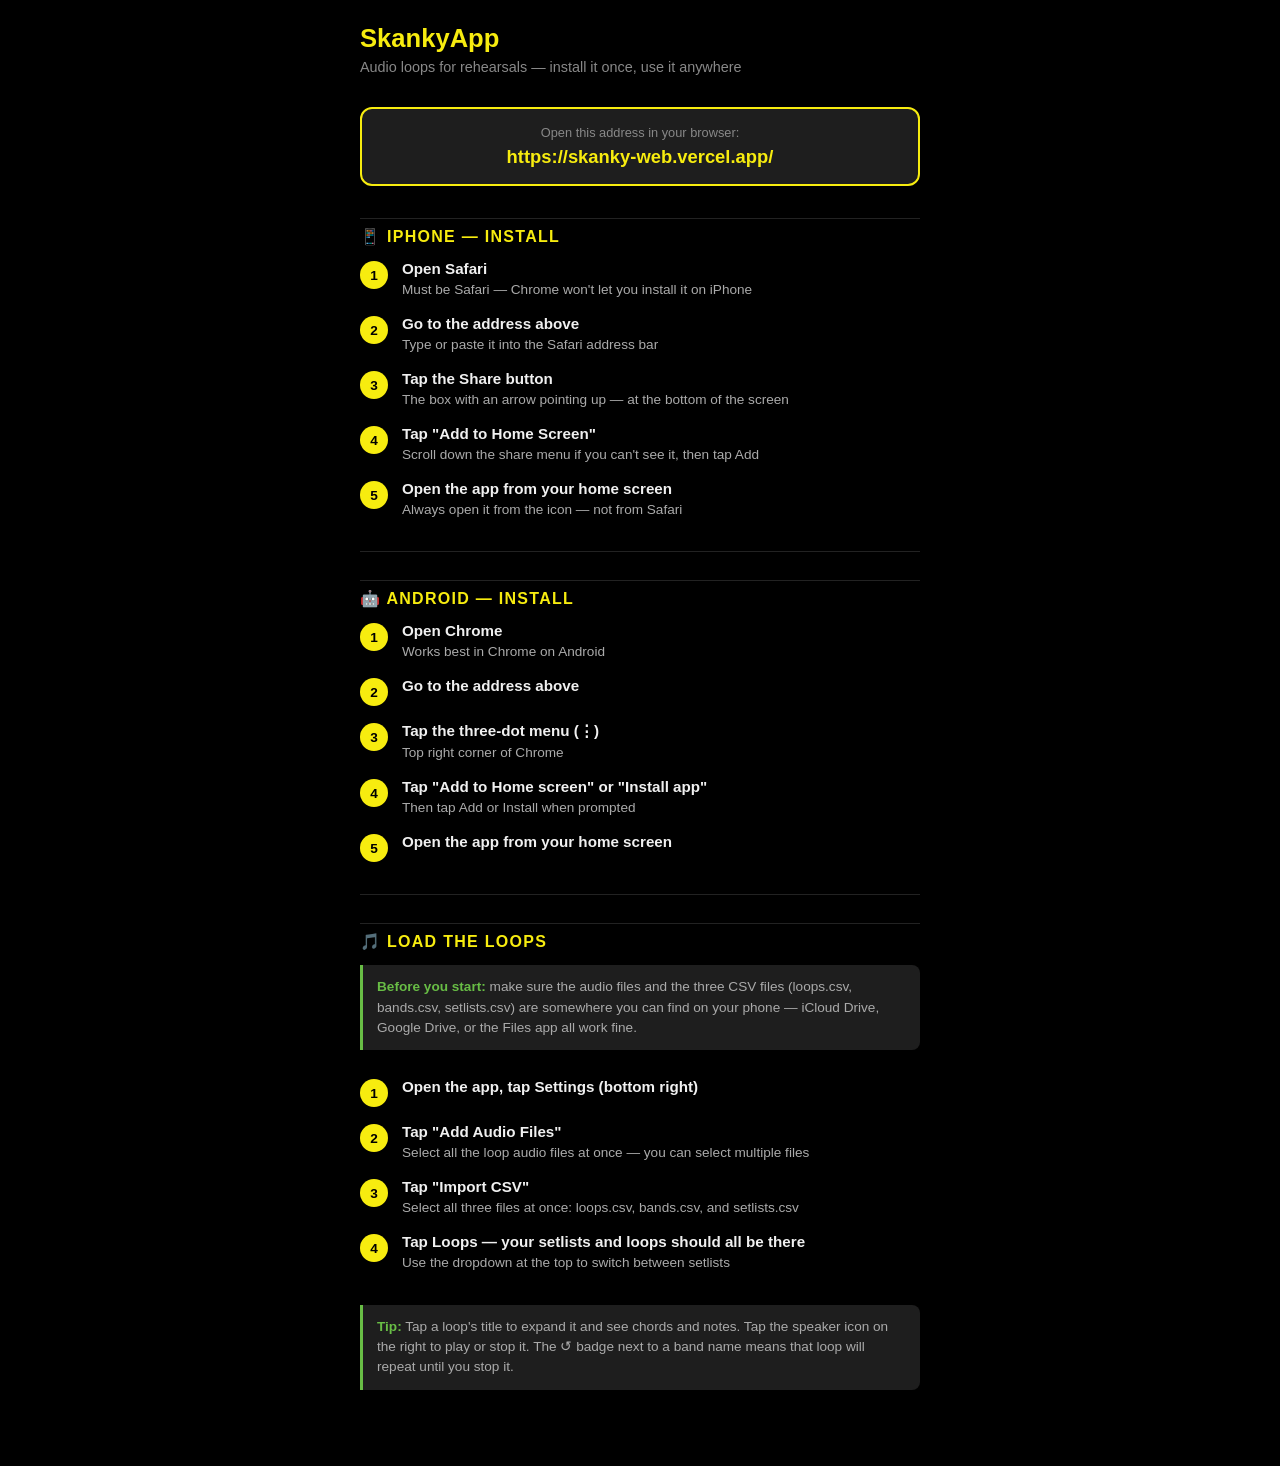
<file: share/HOW TO INSTALL.html>
<!DOCTYPE html>
<html lang="en">
<head>
  <meta charset="UTF-8">
  <meta name="viewport" content="width=device-width, initial-scale=1.0">
  <title>SkankyApp – How to Install</title>
  <style>
    * { box-sizing: border-box; margin: 0; padding: 0; }
    body {
      font-family: -apple-system, BlinkMacSystemFont, 'Segoe UI', sans-serif;
      background: #000;
      color: #f0f0f0;
      padding: 24px 20px 48px;
      max-width: 600px;
      margin: 0 auto;
    }
    h1 {
      color: #f7ec0f;
      font-size: 1.6rem;
      margin-bottom: 6px;
    }
    .subtitle {
      color: #888;
      font-size: 0.9rem;
      margin-bottom: 32px;
    }
    .url-box {
      background: #1e1e1e;
      border: 2px solid #f7ec0f;
      border-radius: 12px;
      padding: 16px;
      margin-bottom: 32px;
      text-align: center;
    }
    .url-box p { color: #888; font-size: 0.8rem; margin-bottom: 6px; }
    .url-box a {
      color: #f7ec0f;
      font-size: 1.15rem;
      font-weight: 700;
      word-break: break-all;
      text-decoration: none;
    }
    h2 {
      font-size: 1rem;
      font-weight: 700;
      text-transform: uppercase;
      letter-spacing: 0.08em;
      color: #f7ec0f;
      margin-bottom: 14px;
      padding-top: 8px;
      border-top: 1px solid #222;
    }
    ol {
      padding-left: 0;
      list-style: none;
      margin-bottom: 32px;
    }
    li {
      display: flex;
      gap: 14px;
      margin-bottom: 16px;
      align-items: flex-start;
    }
    .num {
      background: #f7ec0f;
      color: #000;
      font-weight: 900;
      font-size: 0.85rem;
      width: 28px;
      height: 28px;
      border-radius: 50%;
      display: flex;
      align-items: center;
      justify-content: center;
      flex-shrink: 0;
      margin-top: 1px;
    }
    .step-body { flex: 1; }
    .step-body strong { display: block; font-size: 0.95rem; margin-bottom: 3px; }
    .step-body span { color: #aaa; font-size: 0.85rem; line-height: 1.4; }
    .tip {
      background: #1e1e1e;
      border-left: 3px solid #68bd45;
      border-radius: 0 8px 8px 0;
      padding: 12px 14px;
      margin-bottom: 28px;
      font-size: 0.85rem;
      color: #aaa;
      line-height: 1.5;
    }
    .tip strong { color: #68bd45; }
    .divider { border: none; border-top: 1px solid #222; margin: 28px 0; }
  </style>
</head>
<body>

  <h1>SkankyApp</h1>
  <p class="subtitle">Audio loops for rehearsals — install it once, use it anywhere</p>

  <div class="url-box">
    <p>Open this address in your browser:</p>
    <a href="https://skanky-web.vercel.app/">https://skanky-web.vercel.app/</a>
  </div>

  <!-- ── iPhone ─────────────────────────────────────────────────── -->

  <h2>📱 iPhone — Install</h2>
  <ol>
    <li>
      <div class="num">1</div>
      <div class="step-body">
        <strong>Open Safari</strong>
        <span>Must be Safari — Chrome won't let you install it on iPhone</span>
      </div>
    </li>
    <li>
      <div class="num">2</div>
      <div class="step-body">
        <strong>Go to the address above</strong>
        <span>Type or paste it into the Safari address bar</span>
      </div>
    </li>
    <li>
      <div class="num">3</div>
      <div class="step-body">
        <strong>Tap the Share button</strong>
        <span>The box with an arrow pointing up — at the bottom of the screen</span>
      </div>
    </li>
    <li>
      <div class="num">4</div>
      <div class="step-body">
        <strong>Tap "Add to Home Screen"</strong>
        <span>Scroll down the share menu if you can't see it, then tap Add</span>
      </div>
    </li>
    <li>
      <div class="num">5</div>
      <div class="step-body">
        <strong>Open the app from your home screen</strong>
        <span>Always open it from the icon — not from Safari</span>
      </div>
    </li>
  </ol>

  <hr class="divider">

  <!-- ── Android ────────────────────────────────────────────────── -->

  <h2>🤖 Android — Install</h2>
  <ol>
    <li>
      <div class="num">1</div>
      <div class="step-body">
        <strong>Open Chrome</strong>
        <span>Works best in Chrome on Android</span>
      </div>
    </li>
    <li>
      <div class="num">2</div>
      <div class="step-body">
        <strong>Go to the address above</strong>
      </div>
    </li>
    <li>
      <div class="num">3</div>
      <div class="step-body">
        <strong>Tap the three-dot menu (⋮)</strong>
        <span>Top right corner of Chrome</span>
      </div>
    </li>
    <li>
      <div class="num">4</div>
      <div class="step-body">
        <strong>Tap "Add to Home screen" or "Install app"</strong>
        <span>Then tap Add or Install when prompted</span>
      </div>
    </li>
    <li>
      <div class="num">5</div>
      <div class="step-body">
        <strong>Open the app from your home screen</strong>
      </div>
    </li>
  </ol>

  <hr class="divider">

  <!-- ── Loading data ───────────────────────────────────────────── -->

  <h2>🎵 Load the Loops</h2>

  <div class="tip">
    <strong>Before you start:</strong> make sure the audio files and the three
    CSV files (loops.csv, bands.csv, setlists.csv) are somewhere you can find
    on your phone — iCloud Drive, Google Drive, or the Files app all work fine.
  </div>

  <ol>
    <li>
      <div class="num">1</div>
      <div class="step-body">
        <strong>Open the app, tap Settings (bottom right)</strong>
      </div>
    </li>
    <li>
      <div class="num">2</div>
      <div class="step-body">
        <strong>Tap "Add Audio Files"</strong>
        <span>Select all the loop audio files at once — you can select multiple files</span>
      </div>
    </li>
    <li>
      <div class="num">3</div>
      <div class="step-body">
        <strong>Tap "Import CSV"</strong>
        <span>Select all three files at once: loops.csv, bands.csv, and setlists.csv</span>
      </div>
    </li>
    <li>
      <div class="num">4</div>
      <div class="step-body">
        <strong>Tap Loops — your setlists and loops should all be there</strong>
        <span>Use the dropdown at the top to switch between setlists</span>
      </div>
    </li>
  </ol>

  <div class="tip">
    <strong>Tip:</strong> Tap a loop's title to expand it and see chords and notes.
    Tap the speaker icon on the right to play or stop it.
    The ↺ badge next to a band name means that loop will repeat until you stop it.
  </div>

</body>
</html>
</file>
